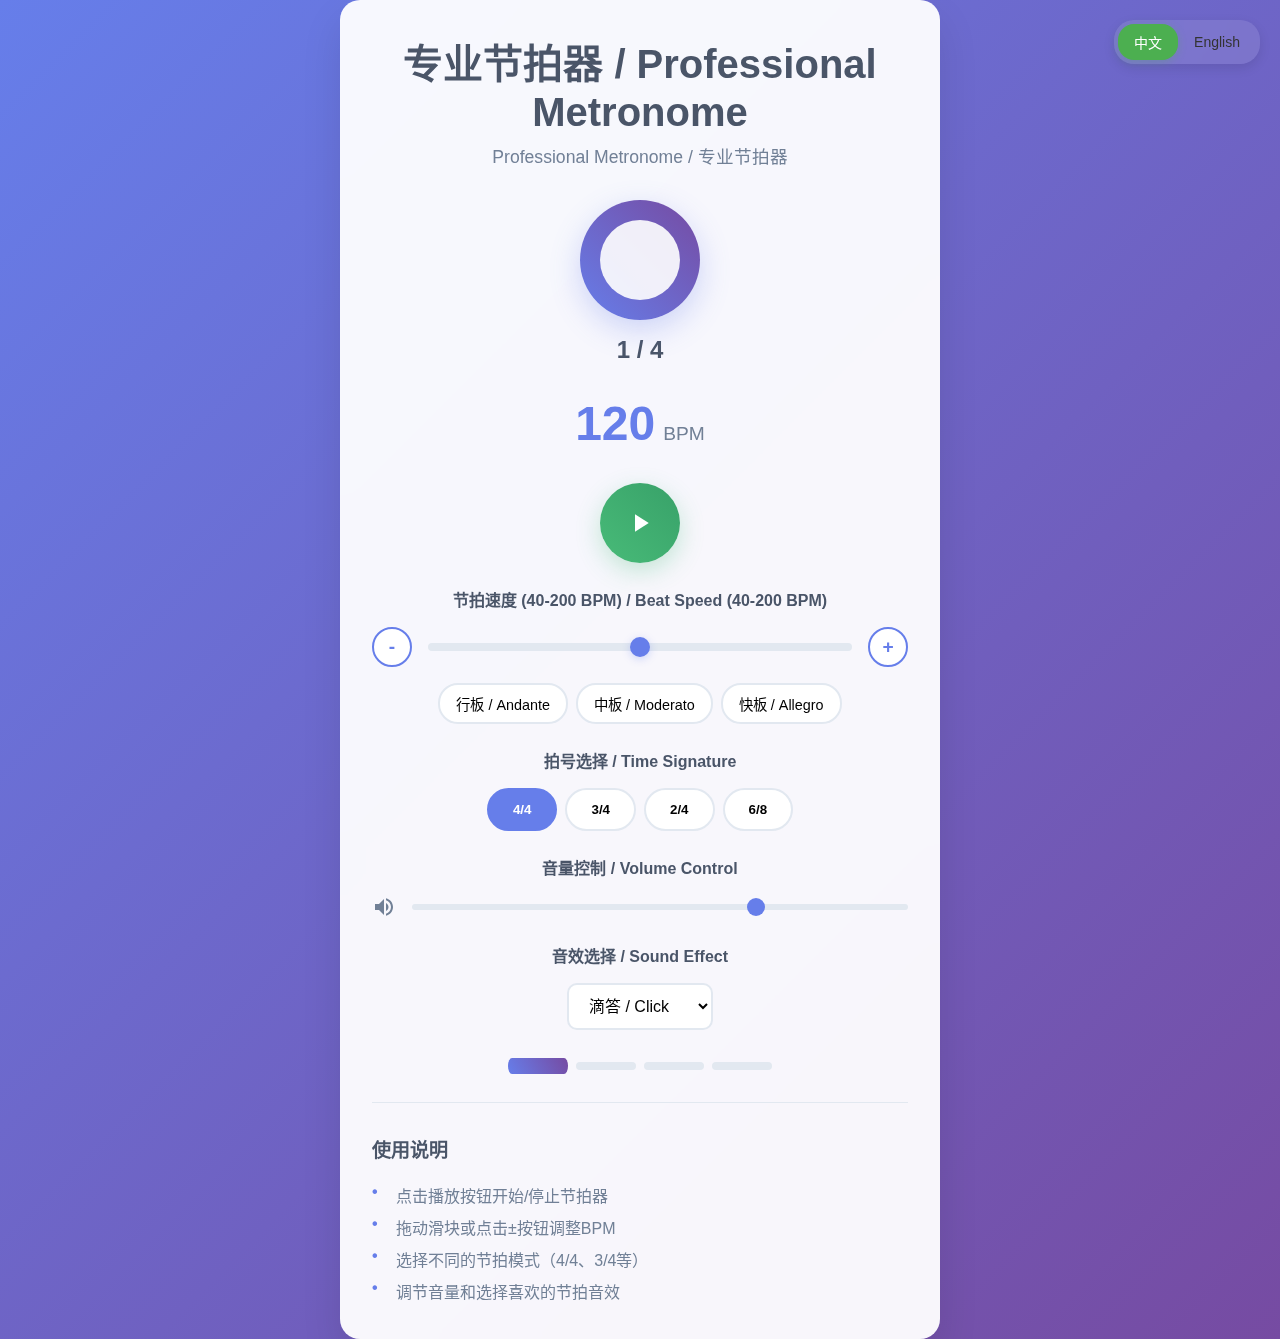
<file: index.html>
<!DOCTYPE html>
<html lang="zh-CN">
<head>
    <meta charset="UTF-8">
    <meta name="viewport" content="width=device-width, initial-scale=1.0, maximum-scale=1.0, user-scalable=no, viewport-fit=cover">
    <!-- PWA Meta Tags -->
    <meta name="apple-mobile-web-app-capable" content="yes">
    <meta name="apple-mobile-web-app-status-bar-style" content="black-translucent">
    <meta name="apple-mobile-web-app-title" content="专业节拍器">
    <meta name="mobile-web-app-capable" content="yes">
    <meta name="theme-color" content="#4CAF50">
    
    <!-- PWA Manifest -->
    <link rel="manifest" href="/manifest.json">
    
    <!-- Apple Touch Icons -->
    <link rel="apple-touch-icon" href="[data-uri]">
    <link rel="apple-touch-icon" sizes="180x180" href="[data-uri]">
    <meta name="format-detection" content="telephone=no">
    <title>专业节拍器 - Professional Metronome</title>
    <link rel="stylesheet" href="style.css">
    <script src="i18n.js"></script>
</head>
<body>
    <div class="container">
        <header>
            <h1 data-i18n="title" data-bilingual>节拍器</h1>
            <p data-i18n="subtitle" data-bilingual>专业音乐节拍器</p>
        </header>

        <main class="metronome">
            <!-- 节拍指示器 -->
            <div class="beat-indicator">
                <div class="beat-circle" id="beatCircle">
                    <div class="beat-pulse"></div>
                </div>
                <div class="beat-counter">
                    <span id="currentBeat">1</span>
                    <span>/</span>
                    <span id="totalBeats">4</span>
                </div>
            </div>

            <!-- BPM显示 -->
            <div class="bpm-display">
                <div class="bpm-value">
                    <span id="bpmValue">120</span>
                    <span class="bpm-label" data-i18n="bpm" data-bilingual>BPM</span>
                </div>
            </div>

            <!-- 控制面板 -->
            <div class="controls">
                <!-- 播放/暂停按钮 -->
                <button class="play-btn" id="playBtn" data-i18n-aria="play" aria-label="播放/暂停">
                    <svg class="play-icon" viewBox="0 0 24 24">
                        <path d="M8 5v14l11-7z"/>
                    </svg>
                    <svg class="pause-icon" viewBox="0 0 24 24" style="display: none;">
                        <path d="M6 19h4V5H6v14zm8-14v14h4V5h-4z"/>
                    </svg>
                </button>

                <!-- BPM调节 -->
                <div class="bpm-control">
                    <label for="bpmSlider" data-i18n="bpmLabel" data-bilingual>速度 (BPM)</label>
                    <div class="slider-container">
                        <button class="bpm-btn" id="bpmDecrease" data-i18n-aria="bpmDown" aria-label="减少BPM">-</button>
                        <input type="range" id="bpmSlider" min="40" max="200" value="120" class="bpm-slider">
                        <button class="bpm-btn" id="bpmIncrease" data-i18n-aria="bpmUp" aria-label="增加BPM">+</button>
                    </div>
                    <div class="bpm-presets">
                        <button class="preset-btn" data-bpm="60" data-i18n="andante" data-bilingual>慢板</button>
                        <button class="preset-btn" data-bpm="120" data-i18n="moderato" data-bilingual>中板</button>
                        <button class="preset-btn" data-bpm="160" data-i18n="allegro" data-bilingual>快板</button>
                    </div>
                </div>

                <!-- 节拍选择 -->
                <div class="time-signature">
                    <label data-i18n="timeSignature" data-bilingual>节拍</label>
                    <div class="signature-buttons">
                        <button class="signature-btn active" data-signature="4/4" data-i18n="beat44" data-bilingual>4/4</button>
                        <button class="signature-btn" data-signature="3/4" data-i18n="beat34" data-bilingual>3/4</button>
                        <button class="signature-btn" data-signature="2/4" data-i18n="beat24" data-bilingual>2/4</button>
                        <button class="signature-btn" data-signature="6/8" data-i18n="beat68" data-bilingual>6/8</button>
                    </div>
                </div>

                <!-- 音量控制 -->
                <div class="volume-control">
                    <label for="volumeSlider" data-i18n="volume" data-bilingual>音量</label>
                    <div class="volume-container">
                        <svg class="volume-icon" viewBox="0 0 24 24">
                            <path d="M3 9v6h4l5 5V4L7 9H3zm13.5 3c0-1.77-1.02-3.29-2.5-4.03v8.05c1.48-.73 2.5-2.25 2.5-4.02zM14 3.23v2.06c2.89.86 5 3.54 5 6.71s-2.11 5.85-5 6.71v2.06c4.01-.91 7-4.49 7-8.77s-2.99-7.86-7-8.77z"/>
                        </svg>
                        <input type="range" id="volumeSlider" min="0" max="100" value="70" class="volume-slider">
                    </div>
                </div>

                <!-- 节拍音效选择 -->
                <div class="sound-selection">
                    <label data-i18n="soundEffect" data-bilingual>节拍音效</label>
                    <select id="soundSelect" class="sound-select">
                        <option value="click" data-i18n="click" data-bilingual>经典滴答</option>
                        <option value="beep" data-i18n="beep" data-bilingual>电子哔声</option>
                        <option value="wood" data-i18n="wood" data-bilingual>木质敲击</option>
                        <option value="digital" data-i18n="digital" data-bilingual>数字音效</option>
                    </select>
                </div>
            </div>

            <!-- 节拍可视化 -->
            <div class="beat-visualization">
                <div class="beat-bars">
                    <div class="beat-bar active" data-beat="1"></div>
                    <div class="beat-bar" data-beat="2"></div>
                    <div class="beat-bar" data-beat="3"></div>
                    <div class="beat-bar" data-beat="4"></div>
                </div>
            </div>
        </main>

        <!-- 功能说明 -->
        <footer class="info">
            <div class="info-item">
                <h3>使用说明</h3>
                <ul>
                    <li>点击播放按钮开始/停止节拍器</li>
                    <li>拖动滑块或点击±按钮调整BPM</li>
                    <li>选择不同的节拍模式（4/4、3/4等）</li>
                    <li>调节音量和选择喜欢的节拍音效</li>
                </ul>
            </div>
        </footer>
    </div>

    <script src="script.js"></script>
    
    <!-- PWA Service Worker Registration -->
    <script>
        // 注册 Service Worker
        if ('serviceWorker' in navigator) {
            window.addEventListener('load', () => {
                navigator.serviceWorker.register('/sw.js')
                    .then(registration => {
                        console.log('SW registered: ', registration);
                        
                        // 检查更新
                        registration.addEventListener('updatefound', () => {
                            const newWorker = registration.installing;
                            newWorker.addEventListener('statechange', () => {
                                if (newWorker.state === 'installed' && navigator.serviceWorker.controller) {
                                    // 新版本可用，提示用户刷新
                                    if (confirm('发现新版本，是否立即更新？')) {
                                        newWorker.postMessage({ type: 'SKIP_WAITING' });
                                        window.location.reload();
                                    }
                                }
                            });
                        });
                    })
                    .catch(registrationError => {
                        console.log('SW registration failed: ', registrationError);
                    });
            });
            
            // 监听 Service Worker 控制器变化
            navigator.serviceWorker.addEventListener('controllerchange', () => {
                window.location.reload();
            });
        }
        
        // PWA 安装提示
        let deferredPrompt;
        const installButton = document.createElement('button');
        installButton.textContent = '安装应用';
        installButton.style.cssText = `
            position: fixed;
            bottom: 20px;
            right: 20px;
            background: #4CAF50;
            color: white;
            border: none;
            padding: 12px 20px;
            border-radius: 25px;
            font-size: 14px;
            cursor: pointer;
            box-shadow: 0 4px 12px rgba(76, 175, 80, 0.3);
            z-index: 1000;
            display: none;
            transition: all 0.3s ease;
        `;
        
        installButton.addEventListener('mouseenter', () => {
            installButton.style.transform = 'scale(1.05)';
            installButton.style.boxShadow = '0 6px 16px rgba(76, 175, 80, 0.4)';
        });
        
        installButton.addEventListener('mouseleave', () => {
            installButton.style.transform = 'scale(1)';
            installButton.style.boxShadow = '0 4px 12px rgba(76, 175, 80, 0.3)';
        });
        
        document.body.appendChild(installButton);
        
        window.addEventListener('beforeinstallprompt', (e) => {
            e.preventDefault();
            deferredPrompt = e;
            installButton.style.display = 'block';
        });
        
        installButton.addEventListener('click', async () => {
            if (deferredPrompt) {
                deferredPrompt.prompt();
                const { outcome } = await deferredPrompt.userChoice;
                console.log(`User response to the install prompt: ${outcome}`);
                deferredPrompt = null;
                installButton.style.display = 'none';
            }
        });
        
        window.addEventListener('appinstalled', () => {
            console.log('PWA was installed');
            installButton.style.display = 'none';
        });
        
        // iOS Safari 安装提示
        function isIOS() {
            return /iPad|iPhone|iPod/.test(navigator.userAgent) && !window.MSStream;
        }
        
        function isInStandaloneMode() {
            return ('standalone' in window.navigator) && (window.navigator.standalone);
        }
        
        if (isIOS() && !isInStandaloneMode()) {
            const iosInstallPrompt = document.createElement('div');
            iosInstallPrompt.innerHTML = `
                <div style="
                    position: fixed;
                    bottom: 0;
                    left: 0;
                    right: 0;
                    background: rgba(0,0,0,0.9);
                    color: white;
                    padding: 16px;
                    text-align: center;
                    font-size: 14px;
                    z-index: 1001;
                    backdrop-filter: blur(10px);
                ">
                    <p style="margin: 0 0 8px 0;">将此应用添加到主屏幕</p>
                    <p style="margin: 0; font-size: 12px; opacity: 0.8;">点击 <span style="font-size: 18px;">⬆️</span> 然后选择"添加到主屏幕"</p>
                    <button onclick="this.parentElement.parentElement.remove()" style="
                        position: absolute;
                        top: 8px;
                        right: 12px;
                        background: none;
                        border: none;
                        color: white;
                        font-size: 18px;
                        cursor: pointer;
                    ">×</button>
                </div>
            `;
            
            // 延迟显示，避免干扰用户初次体验
            setTimeout(() => {
                document.body.appendChild(iosInstallPrompt);
                
                // 10秒后自动隐藏
                setTimeout(() => {
                    if (iosInstallPrompt.parentElement) {
                        iosInstallPrompt.remove();
                    }
                }, 10000);
            }, 3000);
        }
    </script>
</body>
</html>
</file>
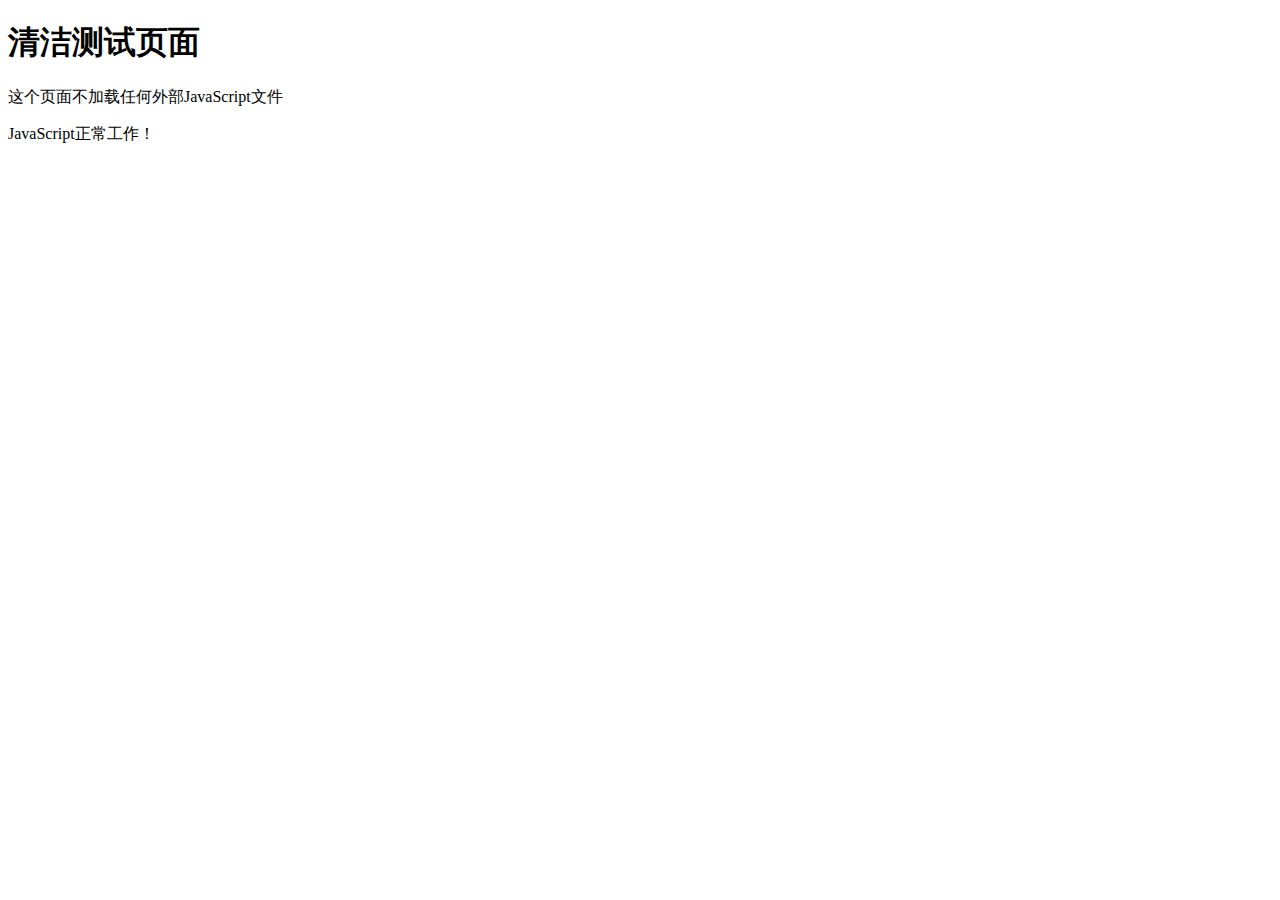
<file: clean-test.html>
<!DOCTYPE html>
<html>
<head>
    <meta charset="UTF-8">
    <title>清洁测试</title>
</head>
<body>
    <h1>清洁测试页面</h1>
    <p>这个页面不加载任何外部JavaScript文件</p>
    <div id="status">正在测试...</div>
    
    <script>
        document.getElementById('status').textContent = 'JavaScript正常工作！';
        console.log('清洁测试页面加载成功');
    </script>
</body>
</html>
</file>
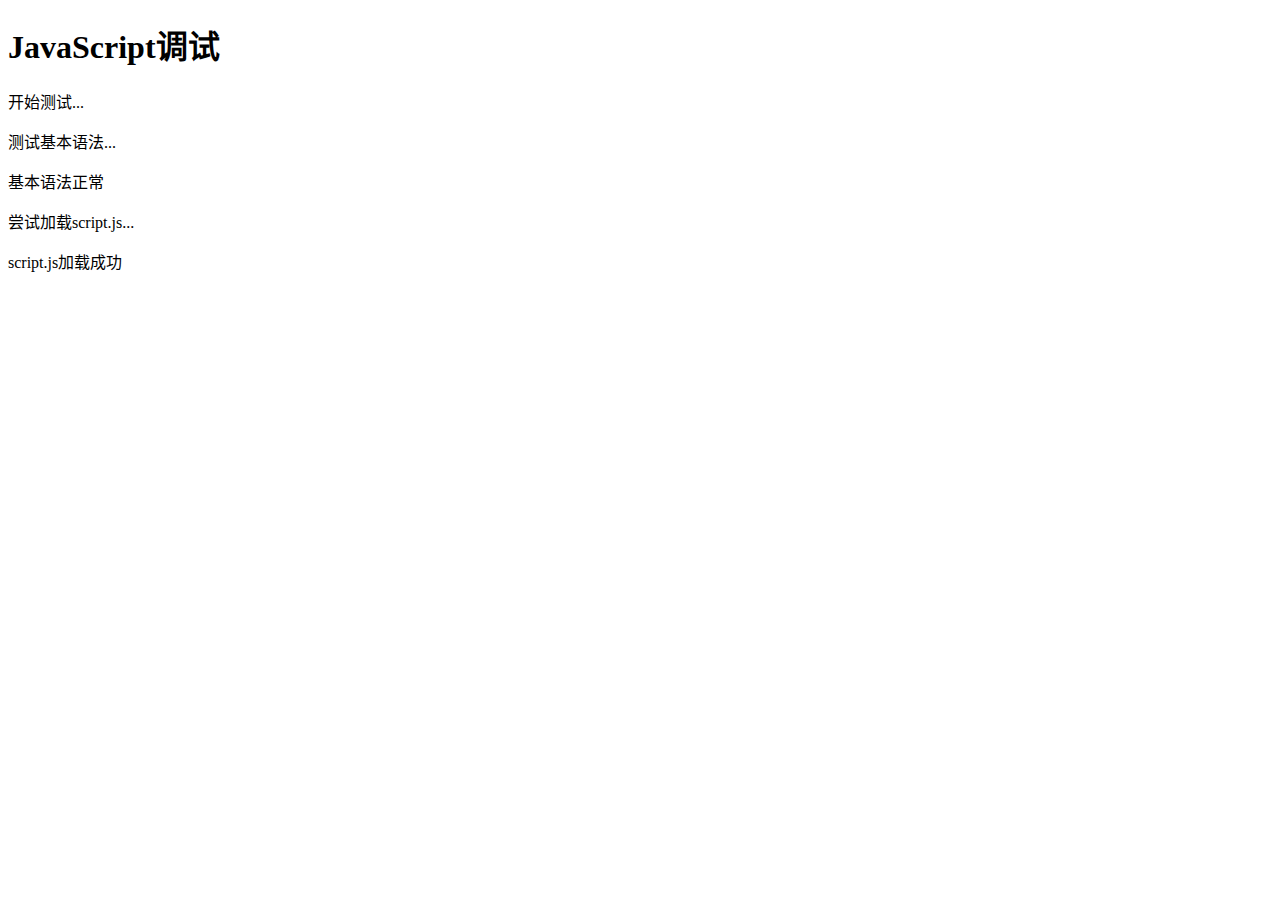
<file: debug.html>
<!DOCTYPE html>
<html lang="zh-CN">
<head>
    <meta charset="UTF-8">
    <meta name="viewport" content="width=device-width, initial-scale=1.0">
    <title>调试页面</title>
</head>
<body>
    <h1>JavaScript调试</h1>
    <div id="output"></div>
    
    <script>
        const output = document.getElementById('output');
        
        function log(message) {
            output.innerHTML += '<p>' + message + '</p>';
            console.log(message);
        }
        
        // 捕获所有错误
        window.onerror = function(message, source, lineno, colno, error) {
            log('错误: ' + message + ' 在 ' + source + ' 第' + lineno + '行，第' + colno + '列');
            if (error && error.stack) {
                log('堆栈: ' + error.stack);
            }
            return true;
        };
        
        window.addEventListener('unhandledrejection', function(event) {
            log('未处理的Promise拒绝: ' + event.reason);
        });
        
        // 逐步加载和测试
        log('开始测试...');
        
        // 测试基本JavaScript
        try {
            log('测试基本语法...');
            const test = { a: 1 };
            log('基本语法正常');
        } catch (e) {
            log('基本语法错误: ' + e.message);
        }
        
        // 加载script.js
        log('尝试加载script.js...');
        const script = document.createElement('script');
        script.src = 'script.js?v=' + Date.now();
        script.onload = function() {
            log('script.js加载成功');
        };
        script.onerror = function(e) {
            log('script.js加载失败: ' + e);
        };
        document.head.appendChild(script);
    </script>
</body>
</html>
</file>
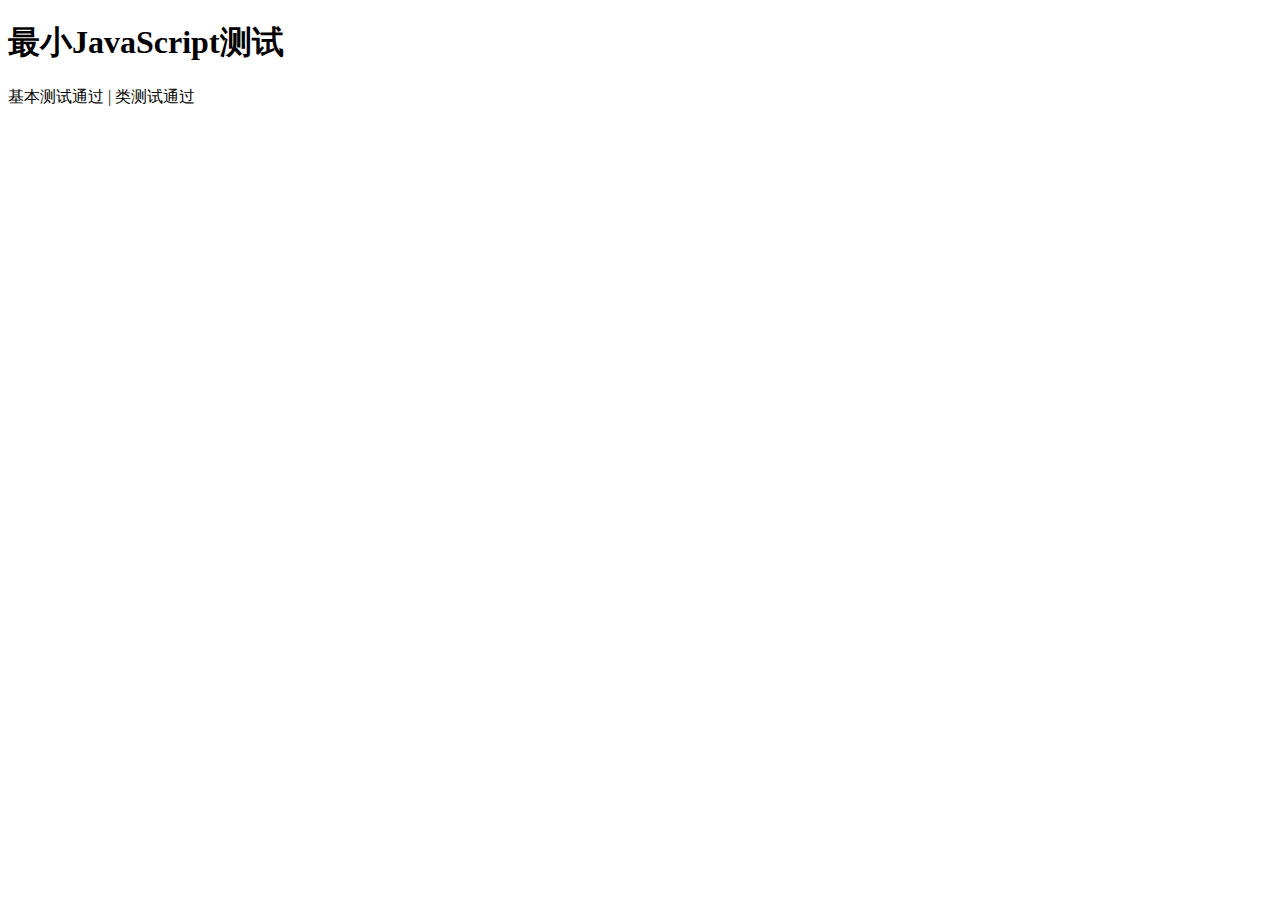
<file: minimal-test.html>
<!DOCTYPE html>
<html>
<head>
    <meta charset="UTF-8">
    <title>最小测试</title>
</head>
<body>
    <h1>最小JavaScript测试</h1>
    <div id="result"></div>
    
    <script>
        console.log('开始测试');
        
        // 测试基本语法
        try {
            const obj = { test: 'value' };
            console.log('基本对象:', obj.test);
            
            // 测试方法调用
            const arr = [1, 2, 3];
            console.log('数组长度:', arr.length);
            
            // 测试DOM操作
            document.getElementById('result').textContent = '基本测试通过';
            
            console.log('所有基本测试通过');
        } catch (error) {
            console.error('基本测试失败:', error);
            document.getElementById('result').textContent = '基本测试失败: ' + error.message;
        }
        
        // 现在尝试加载原始脚本的一小部分
        try {
            console.log('测试类定义');
            
            class TestClass {
                constructor() {
                    this.value = 42;
                }
                
                getValue() {
                    return this.value;
                }
            }
            
            const instance = new TestClass();
            console.log('类测试通过:', instance.getValue());
            
            document.getElementById('result').textContent += ' | 类测试通过';
            
        } catch (error) {
            console.error('类测试失败:', error);
            document.getElementById('result').textContent += ' | 类测试失败: ' + error.message;
        }
    </script>
</body>
</html>
</file>
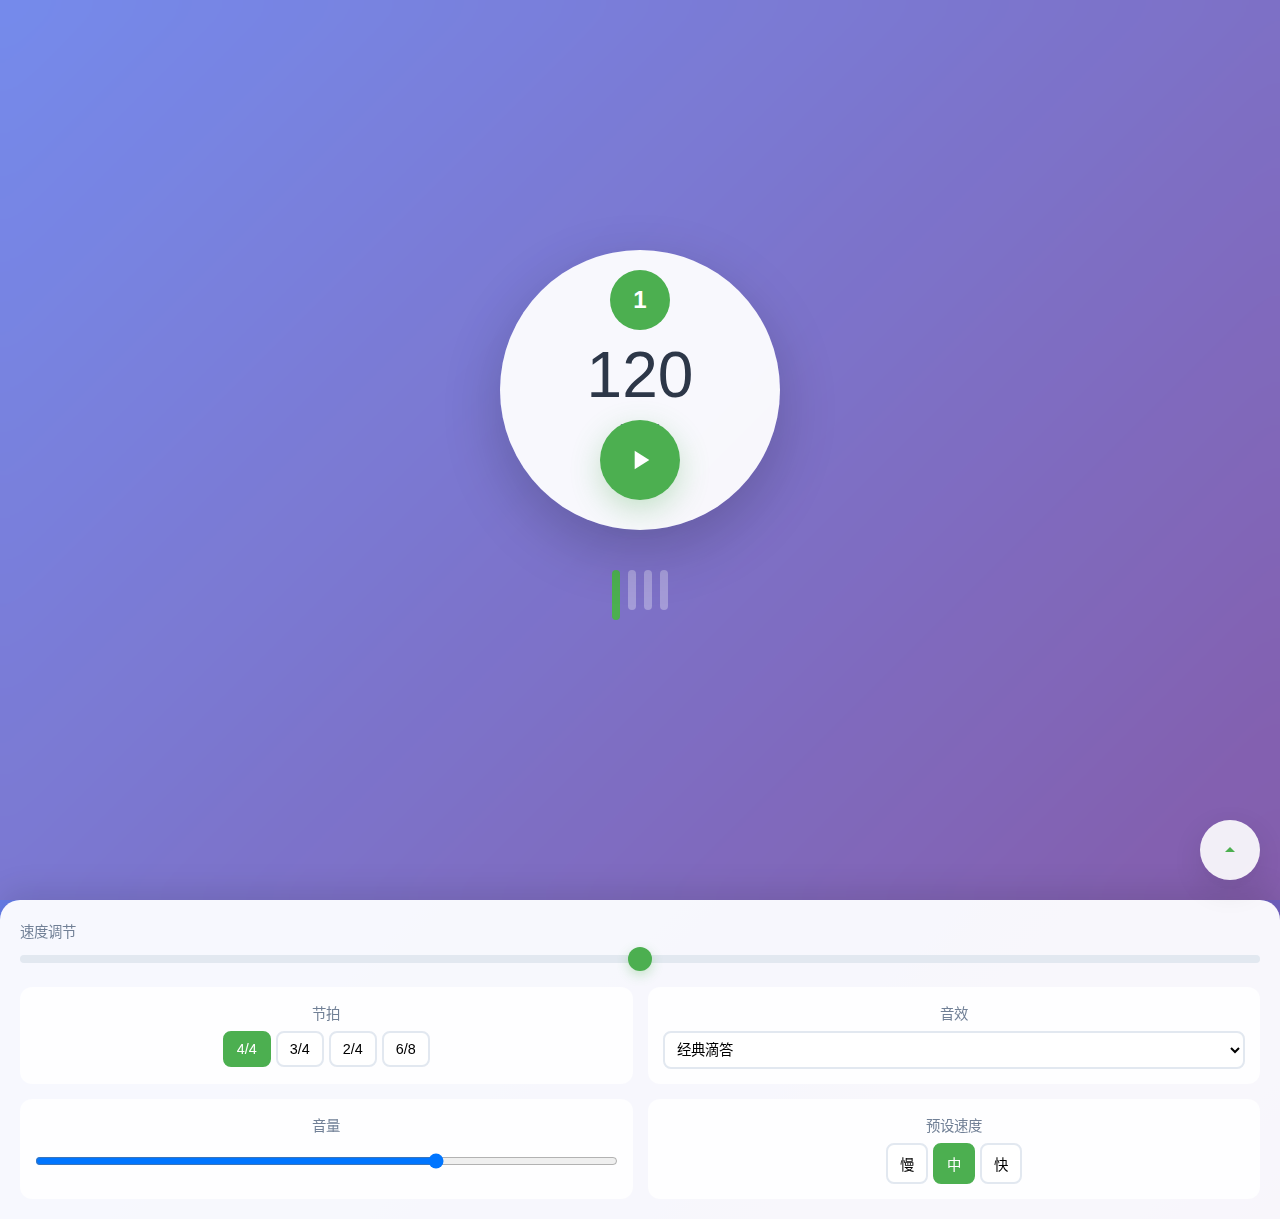
<file: minimal.html>
<!DOCTYPE html>
<html lang="zh-CN">
<head>
    <meta charset="UTF-8">
    <meta name="viewport" content="width=device-width, initial-scale=1.0, maximum-scale=1.0, user-scalable=no">
    <title>极简节拍器</title>
    <style>
        * {
            margin: 0;
            padding: 0;
            box-sizing: border-box;
        }

        body {
            font-family: -apple-system, BlinkMacSystemFont, 'Segoe UI', Roboto, sans-serif;
            background: linear-gradient(135deg, #667eea 0%, #764ba2 100%);
            min-height: 100vh;
            display: flex;
            align-items: center;
            justify-content: center;
            color: #333;
            overflow: hidden;
        }

        .metronome-container {
            width: 100vw;
            height: 100vh;
            display: flex;
            flex-direction: column;
            align-items: center;
            justify-content: center;
            position: relative;
            background: rgba(255, 255, 255, 0.1);
            backdrop-filter: blur(20px);
        }

        /* 中心BPM显示 */
        .bpm-center {
            position: relative;
            width: 280px;
            height: 280px;
            border-radius: 50%;
            background: rgba(255, 255, 255, 0.95);
            display: flex;
            flex-direction: column;
            align-items: center;
            justify-content: center;
            box-shadow: 0 20px 60px rgba(0, 0, 0, 0.2);
            margin-bottom: 40px;
            transition: all 0.3s ease;
        }

        .bpm-center.active {
            transform: scale(1.05);
            box-shadow: 0 25px 80px rgba(76, 175, 80, 0.3);
        }

        .bpm-value {
            font-size: 4rem;
            font-weight: 300;
            color: #2d3748;
            margin-bottom: 8px;
        }

        .bpm-label {
            font-size: 1.2rem;
            color: #718096;
            font-weight: 500;
        }

        /* 节拍指示器 */
        .beat-indicator {
            position: absolute;
            top: 20px;
            width: 60px;
            height: 60px;
            border-radius: 50%;
            background: #4CAF50;
            display: flex;
            align-items: center;
            justify-content: center;
            color: white;
            font-size: 1.5rem;
            font-weight: bold;
            transition: all 0.2s ease;
        }

        .beat-indicator.pulse {
            transform: scale(1.2);
            background: #45a049;
        }

        /* 播放控制 */
        .play-control {
            position: absolute;
            bottom: 30px;
            width: 80px;
            height: 80px;
            border-radius: 50%;
            background: #4CAF50;
            border: none;
            display: flex;
            align-items: center;
            justify-content: center;
            cursor: pointer;
            transition: all 0.3s ease;
            box-shadow: 0 10px 30px rgba(76, 175, 80, 0.3);
        }

        .play-control:hover {
            transform: scale(1.1);
            background: #45a049;
        }

        .play-control svg {
            width: 32px;
            height: 32px;
            fill: white;
        }

        /* 节拍可视化条 */
        .beat-bars {
            display: flex;
            gap: 8px;
            margin-bottom: 30px;
        }

        .beat-bar {
            width: 8px;
            height: 40px;
            background: rgba(255, 255, 255, 0.3);
            border-radius: 4px;
            transition: all 0.2s ease;
        }

        .beat-bar.active {
            background: #4CAF50;
            height: 50px;
        }

        /* 控制面板 */
        .controls-panel {
            position: fixed;
            bottom: 0;
            left: 0;
            right: 0;
            background: rgba(255, 255, 255, 0.95);
            backdrop-filter: blur(20px);
            padding: 20px;
            transform: translateY(100%);
            transition: transform 0.3s ease;
            border-radius: 20px 20px 0 0;
            box-shadow: 0 -10px 30px rgba(0, 0, 0, 0.1);
        }

        .controls-panel.open {
            transform: translateY(0);
        }

        .controls-toggle {
            position: fixed;
            bottom: 20px;
            right: 20px;
            width: 60px;
            height: 60px;
            border-radius: 50%;
            background: rgba(255, 255, 255, 0.9);
            border: none;
            display: flex;
            align-items: center;
            justify-content: center;
            cursor: pointer;
            transition: all 0.3s ease;
            box-shadow: 0 10px 30px rgba(0, 0, 0, 0.1);
            z-index: 1000;
        }

        .controls-toggle:hover {
            transform: scale(1.1);
        }

        .controls-toggle svg {
            width: 24px;
            height: 24px;
            fill: #4CAF50;
            transition: transform 0.3s ease;
        }

        .controls-toggle.open svg {
            transform: rotate(180deg);
        }

        /* BPM滑块 */
        .bpm-slider-container {
            margin-bottom: 20px;
        }

        .bpm-slider {
            width: 100%;
            height: 8px;
            border-radius: 4px;
            background: #e2e8f0;
            outline: none;
            -webkit-appearance: none;
        }

        .bpm-slider::-webkit-slider-thumb {
            -webkit-appearance: none;
            width: 24px;
            height: 24px;
            border-radius: 50%;
            background: #4CAF50;
            cursor: pointer;
            box-shadow: 0 4px 12px rgba(76, 175, 80, 0.3);
        }

        /* 设置选项 */
        .settings-grid {
            display: grid;
            grid-template-columns: 1fr 1fr;
            gap: 15px;
            margin-top: 20px;
        }

        .setting-item {
            background: rgba(255, 255, 255, 0.8);
            padding: 15px;
            border-radius: 12px;
            text-align: center;
        }

        .setting-label {
            font-size: 0.9rem;
            color: #718096;
            margin-bottom: 8px;
        }

        .signature-buttons {
            display: flex;
            gap: 5px;
            justify-content: center;
        }

        .signature-btn {
            padding: 8px 12px;
            border: 2px solid #e2e8f0;
            background: white;
            border-radius: 8px;
            cursor: pointer;
            font-size: 0.9rem;
            transition: all 0.2s ease;
        }

        .signature-btn.active {
            border-color: #4CAF50;
            background: #4CAF50;
            color: white;
        }

        .sound-select, .volume-slider {
            width: 100%;
            padding: 8px;
            border: 2px solid #e2e8f0;
            border-radius: 8px;
            background: white;
            font-size: 0.9rem;
        }

        /* 响应式设计 */
        @media (max-width: 768px) {
            .bpm-center {
                width: 240px;
                height: 240px;
            }

            .bpm-value {
                font-size: 3rem;
            }

            .settings-grid {
                grid-template-columns: 1fr;
            }
        }
    </style>
</head>
<body>
    <div class="metronome-container">
        <!-- 中心BPM显示 -->
        <div class="bpm-center" id="bpmCenter">
            <div class="beat-indicator" id="beatIndicator">
                <span id="currentBeat">1</span>
            </div>
            <div class="bpm-value" id="bpmValue">120</div>
            <div class="bpm-label">BPM</div>
            <button class="play-control" id="playBtn">
                <svg class="play-icon" viewBox="0 0 24 24">
                    <path d="M8 5v14l11-7z"/>
                </svg>
                <svg class="pause-icon" viewBox="0 0 24 24" style="display: none;">
                    <path d="M6 19h4V5H6v14zm8-14v14h4V5h-4z"/>
                </svg>
            </button>
        </div>

        <!-- 节拍可视化 -->
        <div class="beat-bars" id="beatBars">
            <div class="beat-bar active" data-beat="1"></div>
            <div class="beat-bar" data-beat="2"></div>
            <div class="beat-bar" data-beat="3"></div>
            <div class="beat-bar" data-beat="4"></div>
        </div>

        <!-- 控制面板切换按钮 -->
        <button class="controls-toggle" id="controlsToggle">
            <svg viewBox="0 0 24 24">
                <path d="M7 14l5-5 5 5z"/>
            </svg>
        </button>

        <!-- 控制面板 -->
        <div class="controls-panel" id="controlsPanel">
            <!-- BPM滑块 -->
            <div class="bpm-slider-container">
                <div class="setting-label">速度调节</div>
                <input type="range" id="bpmSlider" class="bpm-slider" min="40" max="200" value="120">
            </div>

            <!-- 设置选项 -->
            <div class="settings-grid">
                <div class="setting-item">
                    <div class="setting-label">节拍</div>
                    <div class="signature-buttons">
                        <button class="signature-btn active" data-signature="4/4">4/4</button>
                        <button class="signature-btn" data-signature="3/4">3/4</button>
                        <button class="signature-btn" data-signature="2/4">2/4</button>
                        <button class="signature-btn" data-signature="6/8">6/8</button>
                    </div>
                </div>

                <div class="setting-item">
                    <div class="setting-label">音效</div>
                    <select id="soundSelect" class="sound-select">
                        <option value="click">经典滴答</option>
                        <option value="beep">电子哔声</option>
                        <option value="wood">木质敲击</option>
                        <option value="digital">数字音效</option>
                    </select>
                </div>

                <div class="setting-item">
                    <div class="setting-label">音量</div>
                    <input type="range" id="volumeSlider" class="volume-slider" min="0" max="100" value="70">
                </div>

                <div class="setting-item">
                    <div class="setting-label">预设速度</div>
                    <div class="signature-buttons">
                        <button class="signature-btn" data-bpm="60">慢</button>
                        <button class="signature-btn active" data-bpm="120">中</button>
                        <button class="signature-btn" data-bpm="160">快</button>
                    </div>
                </div>
            </div>
        </div>
    </div>

    <script src="minimal-script.js"></script>
</body>
</html>
</file>
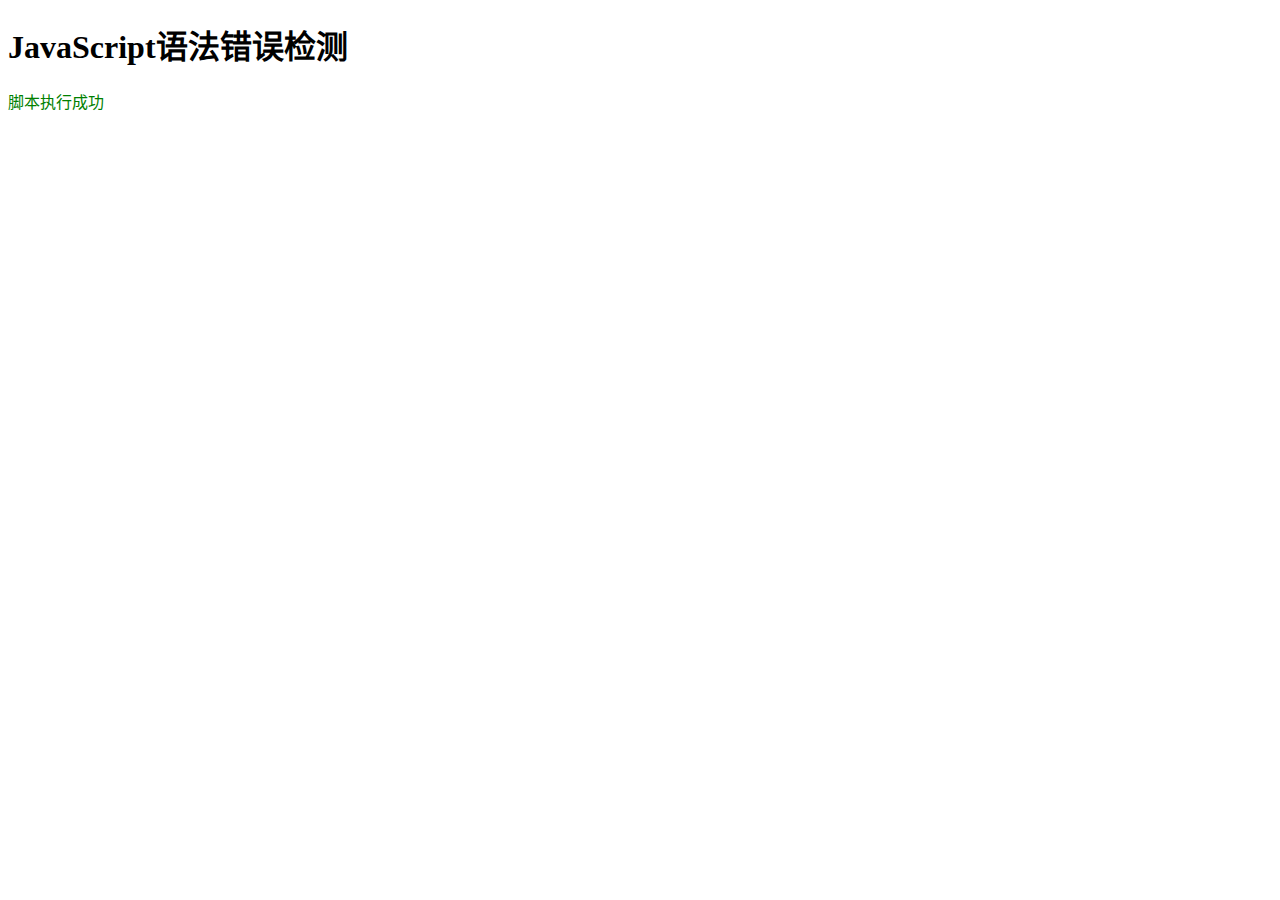
<file: test.html>
<!DOCTYPE html>
<html lang="zh-CN">
<head>
    <meta charset="UTF-8">
    <meta name="viewport" content="width=device-width, initial-scale=1.0">
    <title>语法错误检测</title>
</head>
<body>
    <h1>JavaScript语法错误检测</h1>
    <div id="output"></div>
    
    <script>
        window.onerror = function(message, source, lineno, colno, error) {
            console.error('全局错误捕获:', {
                message: message,
                source: source,
                line: lineno,
                column: colno,
                error: error
            });
            document.getElementById('output').innerHTML += 
                '<p style="color: red;">错误: ' + message + ' (行: ' + lineno + ', 列: ' + colno + ')</p>';
            return true;
        };
        
        // 尝试加载并执行script.js
        fetch('script.js')
            .then(response => response.text())
            .then(code => {
                try {
                    // 使用eval来执行代码，这样可以捕获语法错误
                    eval(code);
                    document.getElementById('output').innerHTML += '<p style="color: green;">脚本执行成功</p>';
                } catch (error) {
                    console.error('执行错误:', error);
                    document.getElementById('output').innerHTML += 
                        '<p style="color: red;">执行错误: ' + error.message + '</p>';
                }
            })
            .catch(error => {
                console.error('加载错误:', error);
                document.getElementById('output').innerHTML += 
                    '<p style="color: red;">加载错误: ' + error.message + '</p>';
            });
    </script>
</body>
</html>
</file>
<file: style.css>
/* 基础样式 */
* {
    margin: 0;
    padding: 0;
    box-sizing: border-box;
}

/* 语言切换按钮 */
.language-switcher {
    position: fixed;
    top: 20px;
    right: 20px;
    z-index: 1000;
    display: flex;
    gap: 5px;
}

.lang-btn {
    padding: 8px 12px;
    border: 2px solid #4CAF50;
    background: transparent;
    color: #4CAF50;
    border-radius: 20px;
    cursor: pointer;
    font-size: 12px;
    font-weight: bold;
    transition: all 0.3s ease;
    min-width: 40px;
}

.lang-btn:hover {
    background: #4CAF50;
    color: white;
    transform: translateY(-2px);
}

.lang-btn.active {
    background: #4CAF50;
    color: white;
}

/* 移动端语言切换按钮适配 */
@media (max-width: 768px) {
    .language-switcher {
        top: 10px;
        right: 10px;
    }
    
    .lang-btn {
        padding: 6px 10px;
        font-size: 11px;
        min-width: 35px;
    }
}

/* iPhone 15 适配 */
@media screen and (device-width: 393px) and (device-height: 852px) and (-webkit-device-pixel-ratio: 3) {
    .language-switcher {
        top: env(safe-area-inset-top, 10px);
        right: env(safe-area-inset-right, 10px);
    }
}

@media screen and (device-width: 430px) and (device-height: 932px) and (-webkit-device-pixel-ratio: 3) {
    .language-switcher {
        top: env(safe-area-inset-top, 10px);
        right: env(safe-area-inset-right, 10px);
    }
}

body {
    font-family: 'Segoe UI', Tahoma, Geneva, Verdana, sans-serif;
    background: linear-gradient(135deg, #667eea 0%, #764ba2 100%);
    min-height: 100vh;
    display: flex;
    align-items: center;
    justify-content: center;
    color: #333;
}

.container {
    max-width: 600px;
    width: 90%;
    background: rgba(255, 255, 255, 0.95);
    border-radius: 20px;
    box-shadow: 0 20px 40px rgba(0, 0, 0, 0.1);
    backdrop-filter: blur(10px);
    padding: 2rem;
}

/* 头部样式 */
header {
    text-align: center;
    margin-bottom: 2rem;
}

header h1 {
    font-size: 2.5rem;
    font-weight: 700;
    color: #4a5568;
    margin-bottom: 0.5rem;
}

header p {
    color: #718096;
    font-size: 1.1rem;
}

/* 节拍器主体 */
.metronome {
    display: flex;
    flex-direction: column;
    align-items: center;
    gap: 2rem;
}

/* 节拍指示器 */
.beat-indicator {
    display: flex;
    flex-direction: column;
    align-items: center;
    gap: 1rem;
}

.beat-circle {
    width: 120px;
    height: 120px;
    border-radius: 50%;
    background: linear-gradient(45deg, #667eea, #764ba2);
    display: flex;
    align-items: center;
    justify-content: center;
    position: relative;
    box-shadow: 0 10px 30px rgba(102, 126, 234, 0.3);
    transition: all 0.1s ease;
}

.beat-circle.active {
    transform: scale(1.1);
    box-shadow: 0 15px 40px rgba(102, 126, 234, 0.5);
}

.beat-pulse {
    width: 80px;
    height: 80px;
    border-radius: 50%;
    background: rgba(255, 255, 255, 0.9);
    display: flex;
    align-items: center;
    justify-content: center;
}

.beat-counter {
    font-size: 1.5rem;
    font-weight: 600;
    color: #4a5568;
}

/* BPM显示 */
.bpm-display {
    text-align: center;
}

.bpm-value {
    display: flex;
    align-items: baseline;
    justify-content: center;
    gap: 0.5rem;
}

#bpmValue {
    font-size: 3rem;
    font-weight: 700;
    color: #667eea;
}

.bpm-label {
    font-size: 1.2rem;
    color: #718096;
    font-weight: 500;
}

/* 控制面板 */
.controls {
    width: 100%;
    display: flex;
    flex-direction: column;
    gap: 1.5rem;
}

/* 播放按钮 */
.play-btn {
    width: 80px;
    height: 80px;
    border-radius: 50%;
    border: none;
    background: linear-gradient(45deg, #48bb78, #38a169);
    color: white;
    cursor: pointer;
    display: flex;
    align-items: center;
    justify-content: center;
    margin: 0 auto;
    box-shadow: 0 8px 25px rgba(72, 187, 120, 0.3);
    transition: all 0.2s ease;
}

.play-btn:hover {
    transform: translateY(-2px);
    box-shadow: 0 12px 35px rgba(72, 187, 120, 0.4);
}

.play-btn:active {
    transform: translateY(0);
}

.play-btn svg {
    width: 30px;
    height: 30px;
    fill: currentColor;
}

.play-btn.playing {
    background: linear-gradient(45deg, #e53e3e, #c53030);
    box-shadow: 0 8px 25px rgba(229, 62, 62, 0.3);
}

/* BPM控制 */
.bpm-control {
    text-align: center;
}

.bpm-control label {
    display: block;
    margin-bottom: 1rem;
    font-weight: 600;
    color: #4a5568;
}

.slider-container {
    display: flex;
    align-items: center;
    gap: 1rem;
    margin-bottom: 1rem;
}

.bpm-btn {
    width: 40px;
    height: 40px;
    border-radius: 50%;
    border: 2px solid #667eea;
    background: white;
    color: #667eea;
    font-size: 1.2rem;
    font-weight: 600;
    cursor: pointer;
    transition: all 0.2s ease;
}

.bpm-btn:hover {
    background: #667eea;
    color: white;
}

.bpm-slider {
    flex: 1;
    height: 8px;
    border-radius: 4px;
    background: #e2e8f0;
    outline: none;
    -webkit-appearance: none;
}

.bpm-slider::-webkit-slider-thumb {
    -webkit-appearance: none;
    width: 20px;
    height: 20px;
    border-radius: 50%;
    background: #667eea;
    cursor: pointer;
    box-shadow: 0 2px 8px rgba(102, 126, 234, 0.3);
}

.bpm-slider::-moz-range-thumb {
    width: 20px;
    height: 20px;
    border-radius: 50%;
    background: #667eea;
    cursor: pointer;
    border: none;
    box-shadow: 0 2px 8px rgba(102, 126, 234, 0.3);
}

.bpm-presets {
    display: flex;
    gap: 0.5rem;
    justify-content: center;
}

.preset-btn {
    padding: 0.5rem 1rem;
    border: 2px solid #e2e8f0;
    background: white;
    border-radius: 20px;
    cursor: pointer;
    transition: all 0.2s ease;
    font-size: 0.9rem;
}

.preset-btn:hover {
    border-color: #667eea;
    color: #667eea;
}

/* 节拍选择 */
.time-signature {
    text-align: center;
}

.time-signature label {
    display: block;
    margin-bottom: 1rem;
    font-weight: 600;
    color: #4a5568;
}

.signature-buttons {
    display: flex;
    gap: 0.5rem;
    justify-content: center;
}

.signature-btn {
    padding: 0.75rem 1.5rem;
    border: 2px solid #e2e8f0;
    background: white;
    border-radius: 25px;
    cursor: pointer;
    transition: all 0.2s ease;
    font-weight: 600;
}

.signature-btn:hover {
    border-color: #667eea;
    color: #667eea;
}

.signature-btn.active {
    background: #667eea;
    border-color: #667eea;
    color: white;
}

/* 音量控制 */
.volume-control {
    text-align: center;
}

.volume-control label {
    display: block;
    margin-bottom: 1rem;
    font-weight: 600;
    color: #4a5568;
}

.volume-container {
    display: flex;
    align-items: center;
    gap: 1rem;
}

.volume-icon {
    width: 24px;
    height: 24px;
    fill: #718096;
}

.volume-slider {
    flex: 1;
    height: 6px;
    border-radius: 3px;
    background: #e2e8f0;
    outline: none;
    -webkit-appearance: none;
}

.volume-slider::-webkit-slider-thumb {
    -webkit-appearance: none;
    width: 18px;
    height: 18px;
    border-radius: 50%;
    background: #667eea;
    cursor: pointer;
}

.volume-slider::-moz-range-thumb {
    width: 18px;
    height: 18px;
    border-radius: 50%;
    background: #667eea;
    cursor: pointer;
    border: none;
}

/* 音效选择 */
.sound-selection {
    text-align: center;
}

.sound-selection label {
    display: block;
    margin-bottom: 1rem;
    font-weight: 600;
    color: #4a5568;
}

.sound-select {
    padding: 0.75rem 1rem;
    border: 2px solid #e2e8f0;
    border-radius: 10px;
    background: white;
    font-size: 1rem;
    cursor: pointer;
    outline: none;
    transition: border-color 0.2s ease;
}

.sound-select:focus {
    border-color: #667eea;
}

/* 节拍可视化 */
.beat-visualization {
    width: 100%;
}

.beat-bars {
    display: flex;
    gap: 0.5rem;
    justify-content: center;
}

.beat-bar {
    width: 60px;
    height: 8px;
    background: #e2e8f0;
    border-radius: 4px;
    transition: all 0.1s ease;
}

.beat-bar.active {
    background: linear-gradient(45deg, #667eea, #764ba2);
    transform: scaleY(2);
}

/* 信息区域 */
.info {
    margin-top: 2rem;
    padding-top: 2rem;
    border-top: 1px solid #e2e8f0;
}

.info-item h3 {
    color: #4a5568;
    margin-bottom: 1rem;
    font-size: 1.2rem;
}

.info-item ul {
    list-style: none;
    color: #718096;
}

.info-item li {
    padding: 0.25rem 0;
    position: relative;
    padding-left: 1.5rem;
}

.info-item li::before {
    content: '•';
    color: #667eea;
    position: absolute;
    left: 0;
    font-weight: bold;
}

/* 响应式设计 */
@media (max-width: 768px) {
    .container {
        width: 95%;
        padding: 1.5rem;
    }
    
    header h1 {
        font-size: 2rem;
    }
    
    .beat-circle {
        width: 100px;
        height: 100px;
    }
    
    .beat-pulse {
        width: 70px;
        height: 70px;
    }
    
    #bpmValue {
        font-size: 2.5rem;
    }
    
    .signature-buttons {
        flex-wrap: wrap;
    }
    
    .bpm-presets {
        flex-wrap: wrap;
    }
}

/* 动画效果 */
@keyframes pulse {
    0% {
        transform: scale(1);
    }
    50% {
        transform: scale(1.05);
    }
    100% {
        transform: scale(1);
    }
}

.beat-circle.pulse {
    animation: pulse 0.1s ease;
}

@keyframes beatFlash {
    0% {
        opacity: 1;
        transform: scale(1);
    }
    50% {
        opacity: 0.7;
        transform: scale(1.1);
    }
    100% {
        opacity: 1;
        transform: scale(1);
    }
}

.beat-bar.flash {
    animation: beatFlash 0.2s ease;
}

/* iPhone 15 专用适配 */
@supports (padding: max(0px)) {
    body {
        padding-top: env(safe-area-inset-top);
        padding-bottom: env(safe-area-inset-bottom);
        padding-left: env(safe-area-inset-left);
        padding-right: env(safe-area-inset-right);
    }
}

/* iPhone 15 屏幕尺寸适配 (393x852) */
@media only screen and (device-width: 393px) and (device-height: 852px) and (-webkit-device-pixel-ratio: 3) {
    .container {
        width: 95%;
        max-width: 380px;
        padding: 1rem;
        margin-top: 1rem;
    }
    
    header h1 {
        font-size: 2rem;
        margin-bottom: 0.25rem;
    }
    
    header p {
        font-size: 1rem;
    }
    
    .beat-circle {
        width: 90px;
        height: 90px;
    }
    
    .beat-pulse {
        width: 65px;
        height: 65px;
    }
    
    #bpmValue {
        font-size: 2.2rem;
    }
    
    .play-btn {
        width: 70px;
        height: 70px;
    }
    
    .play-btn svg {
        width: 25px;
        height: 25px;
    }
}

/* 移动端触摸优化 */
@media (max-width: 480px) {
    /* 增大触摸目标 */
    .bpm-btn {
        width: 48px;
        height: 48px;
        font-size: 1.4rem;
    }
    
    .signature-btn {
        padding: 1rem 1.25rem;
        min-height: 48px;
        font-size: 1rem;
    }
    
    .preset-btn {
        padding: 0.75rem 1.25rem;
        min-height: 44px;
        font-size: 1rem;
    }
    
    /* 滑块优化 */
    .bpm-slider {
        height: 12px;
    }
    
    .bpm-slider::-webkit-slider-thumb {
        width: 28px;
        height: 28px;
    }
    
    .bmp-slider::-moz-range-thumb {
        width: 28px;
        height: 28px;
    }
    
    .volume-slider {
        height: 10px;
    }
    
    .volume-slider::-webkit-slider-thumb {
        width: 24px;
        height: 24px;
    }
    
    .volume-slider::-moz-range-thumb {
        width: 24px;
        height: 24px;
    }
    
    /* 选择框优化 */
    .sound-select {
        padding: 1rem;
        font-size: 1.1rem;
        min-height: 48px;
    }
    
    /* 间距调整 */
    .controls {
        gap: 1.25rem;
    }
    
    .metronome {
        gap: 1.5rem;
    }
    
    /* 节拍条优化 */
    .beat-bar {
        width: 50px;
        height: 10px;
    }
    
    /* 防止意外缩放 */
    input, select, textarea {
        font-size: 16px !important;
    }
}

/* iPhone 15 Pro Max 适配 (430x932) */
@media only screen and (device-width: 430px) and (device-height: 932px) and (-webkit-device-pixel-ratio: 3) {
    .container {
        max-width: 420px;
        padding: 1.5rem;
    }
    
    .beat-circle {
        width: 110px;
        height: 110px;
    }
    
    .beat-pulse {
        width: 75px;
        height: 75px;
    }
    
    #bpmValue {
        font-size: 2.8rem;
    }
}

/* 横屏适配 */
@media (orientation: landscape) and (max-height: 500px) {
    .container {
        padding: 1rem;
    }
    
    header {
        margin-bottom: 1rem;
    }
    
    header h1 {
        font-size: 1.8rem;
        margin-bottom: 0.25rem;
    }
    
    .metronome {
        gap: 1rem;
    }
    
    .beat-circle {
        width: 80px;
        height: 80px;
    }
    
    .beat-pulse {
        width: 55px;
        height: 55px;
    }
    
    #bpmValue {
        font-size: 2rem;
    }
    
    .play-btn {
        width: 60px;
        height: 60px;
    }
    
    .controls {
        gap: 1rem;
    }
    
    .info {
        margin-top: 1rem;
        padding-top: 1rem;
    }
}

/* 触摸反馈 */
@media (hover: none) and (pointer: coarse) {
    .play-btn:active {
        transform: scale(0.95);
        transition: transform 0.1s ease;
    }
    
    .bpm-btn:active {
        transform: scale(0.9);
        transition: transform 0.1s ease;
    }
    
    .signature-btn:active {
        transform: scale(0.98);
        transition: transform 0.1s ease;
    }
    
    .preset-btn:active {
        transform: scale(0.98);
        transition: transform 0.1s ease;
    }
}

/* 深色模式适配 */
@media (prefers-color-scheme: dark) {
    body {
        background: linear-gradient(135deg, #2d3748 0%, #4a5568 100%);
    }
    
    .container {
        background: rgba(26, 32, 44, 0.95);
        color: #e2e8f0;
    }
    
    header h1 {
        color: #e2e8f0;
    }
    
    header p {
        color: #a0aec0;
    }
    
    .beat-counter {
        color: #e2e8f0;
    }
    
    .bpm-control label,
    .time-signature label,
    .volume-control label,
    .sound-selection label {
        color: #e2e8f0;
    }
    
    .info-item h3 {
        color: #e2e8f0;
    }
    
    .info-item li {
        color: #a0aec0;
    }
}
</file>
